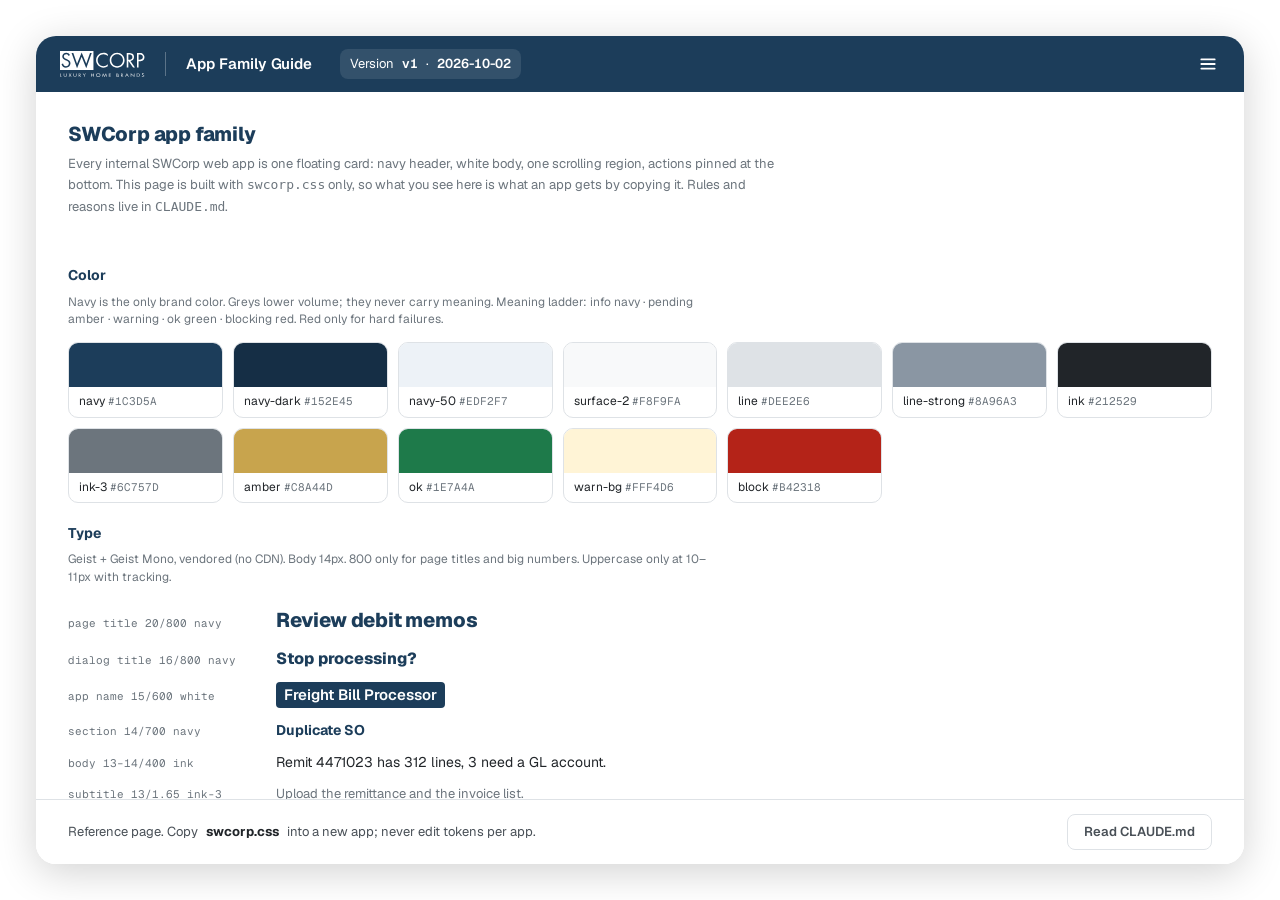
<file: swcorp-app-family/guide.html>
<!doctype html>
<html lang="en">
<head>
<meta charset="utf-8">
<meta name="viewport" content="width=device-width, initial-scale=1, viewport-fit=cover">
<title>SWCorp App Family</title>
<link rel="icon" href="assets/swcorp-favicon.svg" type="image/svg+xml">
<script>if (window.self !== window.top) document.documentElement.classList.add('embedded');</script>
<link rel="stylesheet" href="css/swcorp-tokens.css">
<link rel="stylesheet" href="css/swcorp.css">
<style>
  /* Guide-only helpers. Not part of the family stylesheet. */
  .g-sec { padding: 28px 0; border-bottom: 1px solid var(--line-soft); }
  .g-sec:last-of-type { border-bottom: 0; }
  .g-sec > p.hint { margin: 2px 0 14px; max-width: 80ch; }
  .g-row { display: flex; flex-wrap: wrap; gap: 10px; align-items: center; }
  .g-sw { display: grid; grid-template-columns: repeat(auto-fill, minmax(150px, 1fr)); gap: 10px; }
  .g-sw div { border: 1px solid var(--line); border-radius: var(--r-box); overflow: hidden; font-size: 12px; }
  .g-sw i { display: block; height: 44px; }
  .g-sw span { display: block; padding: 6px 10px; } .g-sw code { color: var(--ink-3); font: 11px var(--mono); }
  .g-type > div { display: flex; align-items: baseline; gap: 18px; padding: 6px 0; }
  .g-type code { width: 190px; flex: none; font: 11px var(--mono); color: var(--ink-3); }
  .g-mini { position: relative; height: 220px; border-radius: var(--r-box); overflow: hidden; border: 1px solid var(--line); }
  .g-toasts { position: static; align-items: flex-start; max-width: 460px; }
  .g-toasts .toast { animation: none; }
  .g-toasts .toast-timer { animation-play-state: paused; }
  .g-mini .completed { display: flex; }
  .tile .skel { width: 100%; }
  .g-tipcell { max-width: 220px; white-space: nowrap; overflow: hidden; text-overflow: ellipsis; }
  .g-foot { border: 1px solid var(--line); border-radius: var(--r-box); }
  .g-hdr { border-radius: var(--r-box); }
</style>
</head>
<body>
<a class="skip" href="#content">Skip to content</a>
<svg width="0" height="0" class="sprite" aria-hidden="true">
  <symbol id="i-check" viewBox="0 0 16 16"><path d="M3 8.5l3.2 3L13 4.5"/></symbol>
  <symbol id="i-okc" viewBox="0 0 16 16"><circle cx="8" cy="8" r="6.2"/><path d="M5.3 8.2l1.9 1.8 3.6-3.8"/></symbol>
  <symbol id="i-warn" viewBox="0 0 16 16"><path d="M8 2.2l6.3 11.1H1.7z"/><path d="M8 6.5v3"/><path d="M8 11.6v.1"/></symbol>
  <symbol id="i-block" viewBox="0 0 16 16"><circle cx="8" cy="8" r="6.2"/><path d="M5.6 5.6l4.8 4.8M10.4 5.6l-4.8 4.8"/></symbol>
  <symbol id="i-info" viewBox="0 0 16 16"><circle cx="8" cy="8" r="6.2"/><path d="M8 7.2v3.8M8 5v.1"/></symbol>
  <symbol id="i-settings" viewBox="0 0 16 16"><path d="M2.5 4.5h5.5M11 4.5h2.5M2.5 8h1.5M7 8h6.5M2.5 11.5h6.5M12 11.5h1.5"/><circle cx="9.5" cy="4.5" r="1.5"/><circle cx="5.5" cy="8" r="1.5"/><circle cx="10.5" cy="11.5" r="1.5"/></symbol>
  <symbol id="i-list" viewBox="0 0 16 16"><path d="M5.5 4h8M5.5 8h8M5.5 12h8M2.5 4h.1M2.5 8h.1M2.5 12h.1"/></symbol>
  <symbol id="i-search" viewBox="0 0 16 16"><circle cx="7" cy="7" r="4.5"/><path d="M10.5 10.5L14 14"/></symbol>
  <symbol id="i-x" viewBox="0 0 16 16"><path d="M4.5 4.5l7 7M11.5 4.5l-7 7"/></symbol>
  <symbol id="i-file" viewBox="0 0 16 16"><path d="M4 1.8h5l3 3v9.4H4z"/><path d="M9 1.8v3h3"/></symbol>
  <symbol id="i-upload" viewBox="0 0 16 16"><path d="M8 10.5V2.5M4.8 5.6L8 2.4l3.2 3.2"/><path d="M2.5 10.5v3h11v-3"/></symbol>
  <symbol id="i-play" viewBox="0 0 16 16"><path d="M5 3.2l7.5 4.8L5 12.8z"/></symbol>
  <symbol id="i-refresh" viewBox="0 0 16 16"><path d="M13.2 6.5A5.3 5.3 0 0 0 3.4 5"/><path d="M2.8 9.5a5.3 5.3 0 0 0 9.8 1.5"/><path d="M3.2 2.4V5h2.6M12.8 13.6V11h-2.6"/></symbol>
  <symbol id="i-trash" viewBox="0 0 16 16"><path d="M3 4.5h10M6.5 4.5V3h3v1.5M4.5 4.5l.6 9h5.8l.6-9"/></symbol>
  <symbol id="i-arrow" viewBox="0 0 16 16"><path d="M3 8h9.5M9 4.5L12.5 8 9 11.5"/></symbol>
</svg>

<div class="app-frame">
  <header class="header">
    <a class="header-home" href="#content" aria-label="SWCorp, go to the top of the guide"><img class="header-logo-img" src="assets/swcorp-logo-white.svg" alt=""></a>
    <span class="header-sep" aria-hidden="true"></span>
    <span class="header-title">App Family Guide</span>
    <span class="run-chip">Version <b>v1</b> · <b>2026-10-02</b></span>
    <span class="header-grow"></span>
    <button class="menu-toggle" id="menu-toggle" type="button" aria-label="Open menu" aria-expanded="false" aria-controls="side-menu">
      <svg viewBox="0 0 24 24" aria-hidden="true"><path class="l1"/><path class="l2"/><path class="l3"/></svg>
    </button>
  </header>
  <div class="menu-scrim" id="menu-scrim"></div>
  <nav class="side-menu" id="side-menu" aria-label="Menu" inert>
    <div class="menu-body">
      <span class="menu-glide" aria-hidden="true"></span>
      <ul class="menu-list">
        <li class="menu-anim" style="--i:0"><a class="menu-item" href="#tokens"><span class="menu-ic"><svg class="i"><use href="#i-list"/></svg></span><span class="menu-t">Tokens<small>Color and type</small></span></a></li>
        <li class="menu-anim" style="--i:1"><a class="menu-item" href="#components" aria-current="page"><span class="menu-ic"><svg class="i"><use href="#i-settings"/></svg></span><span class="menu-t">Components<small>Everything an app is built from</small></span></a></li>
        <li class="menu-anim" style="--i:2"><a class="menu-item" href="CLAUDE.md"><span class="menu-ic"><svg class="i"><use href="#i-file"/></svg></span><span class="menu-t">CLAUDE.md<small>Rules and decisions</small></span><svg class="menu-ext" viewBox="0 0 16 16" aria-hidden="true"><path d="M6 3h7v7M13 3L5 11"/></svg></a></li>
        </ul>
    </div>
  </nav>

  <div class="app-body">
  <div id="content" class="content" tabindex="-1">
    <main class="main">
      <div class="titlebar">
        <div>
          <h2>SWCorp app family</h2>
          <p>Every internal SWCorp web app is one floating card: navy header, white body, one scrolling region, actions pinned at the bottom. This page is built with <code>swcorp.css</code> only, so what you see here is what an app gets by copying it. Rules and reasons live in <code>CLAUDE.md</code>.</p>
        </div>
      </div>

      <!-- ===================================================== tokens -->
      <section class="g-sec" id="tokens">
        <h3 class="section-title">Color</h3>
        <p class="hint">Navy is the only brand color. Greys lower volume; they never carry meaning. Meaning ladder: info navy · pending amber · warning · ok green · blocking red. Red only for hard failures.</p>
        <div class="g-sw">
          <div><i style="background:var(--navy)"></i><span>navy <code>#1C3D5A</code></span></div>
          <div><i style="background:var(--navy-dark)"></i><span>navy-dark <code>#152E45</code></span></div>
          <div><i style="background:var(--navy-50)"></i><span>navy-50 <code>#EDF2F7</code></span></div>
          <div><i style="background:var(--surface-2)"></i><span>surface-2 <code>#F8F9FA</code></span></div>
          <div><i style="background:var(--line)"></i><span>line <code>#DEE2E6</code></span></div>
          <div><i style="background:var(--line-strong)"></i><span>line-strong <code>#8A96A3</code></span></div>
          <div><i style="background:var(--ink)"></i><span>ink <code>#212529</code></span></div>
          <div><i style="background:var(--ink-3)"></i><span>ink-3 <code>#6C757D</code></span></div>
          <div><i style="background:var(--amber)"></i><span>amber <code>#C8A44D</code></span></div>
          <div><i style="background:var(--ok)"></i><span>ok <code>#1E7A4A</code></span></div>
          <div><i style="background:var(--warn-bg)"></i><span>warn-bg <code>#FFF4D6</code></span></div>
          <div><i style="background:var(--block)"></i><span>block <code>#B42318</code></span></div>
        </div>

        <h3 class="section-title">Type</h3>
        <p class="hint">Geist + Geist Mono, vendored (no CDN). Body 14px. 800 only for page titles and big numbers. Uppercase only at 10–11px with tracking.</p>
        <div class="g-type">
          <div><code>page title 20/800 navy</code><span style="font-size:20px;font-weight:800;color:var(--navy);letter-spacing:-.01em">Review debit memos</span></div>
          <div><code>dialog title 16/800 navy</code><span style="font-size:16px;font-weight:800;color:var(--navy)">Stop processing?</span></div>
          <div><code>app name 15/600 white</code><span style="font-size:15px;font-weight:600;background:var(--navy);color:#fff;padding:2px 8px;border-radius:4px">Freight Bill Processor</span></div>
          <div><code>section 14/700 navy</code><span style="font-size:14px;font-weight:700;color:var(--navy)">Duplicate SO</span></div>
          <div><code>body 13–14/400 ink</code><span>Remit 4471023 has 312 lines, 3 need a GL account.</span></div>
          <div><code>subtitle 13/1.65 ink-3</code><span class="muted" style="font-size:13px">Upload the remittance and the invoice list.</span></div>
          <div><code>label 10/700 upper</code><span class="label">Payment amount</span></div>
          <div><code>figures tabular-nums</code><span class="mono">$ 22,875.85 · 9-367-42833</span></div>
        </div>
      </section>

      <!-- ===================================================== components -->
      <section class="g-sec" id="components">
        <h3 class="section-title">Header</h3>
        <p class="hint">.header-home (white logo 26px, goes to the main screen) · .header-sep · .header-title · optional .run-chip · .header-grow · the menu button, alone in the right corner. Views and links live in the side menu, one list (try the button at the top of this page). Inside Acumatica only logo + menu, plus the pop-out bubble. The header never scrolls.</p>
        <header class="header g-hdr">
          <span class="header-home"><img class="header-logo-img" src="assets/swcorp-logo-white.svg" alt="SWCorp"></span>
          <span class="header-sep" aria-hidden="true"></span>
          <span class="header-title">Freight Bill Processor</span>
          <span class="header-grow"></span>
          <span class="menu-toggle" aria-hidden="true"><svg viewBox="0 0 24 24"><path class="l1"/><path class="l2"/><path class="l3"/></svg></span>
        </header>
      </section>

      <section class="g-sec">
        <h3 class="section-title">Buttons</h3>
        <p class="hint">36px tall, radius 8, 13/600. One primary per screen. Press scales to .97.</p>
        <div class="g-row">
          <button class="btn primary"><svg class="i"><use href="#i-play"/></svg>Process</button>
          <button class="btn sec"><svg class="i"><use href="#i-refresh"/></svg>Refresh</button>
          <button class="btn danger"><svg class="i"><use href="#i-trash"/></svg>Remove</button>
          <button class="btn primary" aria-busy="true"><span class="spin"></span>Processing…</button>
          <button class="btn primary" disabled>Disabled</button>
          <button class="btn sec small">Small</button>
          <button class="linkbtn">Text link</button>
        </div>
      </section>

      <section class="g-sec">
        <h3 class="section-title">Forms</h3>
        <div class="form-grid">
          <div class="field"><label for="f1">Check number</label><input id="f1" value="4471023"><div class="hint">From the remittance header.</div></div>
          <div class="field"><label for="f2">Carrier</label><select id="f2"><option>FedEx</option><option>UPS</option></select></div>
          <div class="field"><label for="f3">GL account</label><input id="f3" aria-invalid="true" value="64009"><div class="hint c-block">Unknown account.</div></div>
        </div>
        <div class="toolbar">
          <div class="tabs" role="tablist">
            <button class="tab" role="tab" aria-selected="true">All <span class="c">312</span></button>
            <button class="tab" role="tab" aria-selected="false">Matched <span class="c">298</span></button>
            <button class="tab" role="tab" aria-selected="false">Needs GL <span class="c">3</span></button>
          </div>
          <div class="chips">
            <button class="chip" aria-pressed="true"><svg class="i c-warn"><use href="#i-warn"/></svg>Warnings <b>11</b></button>
            <button class="chip" aria-pressed="false">Excluded <b>2</b></button>
          </div>
          <label class="search tuck" id="g-tuck"><svg class="i"><use href="#i-search"/></svg><input aria-label="Search DM#, PO, SO" placeholder="Search DM#, PO, SO"><button type="button" class="search-x" aria-label="Clear search" hidden><svg class="i"><use href="#i-x"/></svg></button></label>
        </div>
        <div class="g-row"><label class="cbx"><input type="checkbox" checked aria-label="Include"><svg viewBox="0 0 18 18"><path d="M5 9.2l2.6 2.4L13 6.2"/></svg></label><span>Include in credit memo</span></div>
      </section>

      <section class="g-sec">
        <h3 class="section-title">Status</h3>
        <div class="g-row">
          <span class="badge ok"><svg class="i"><use href="#i-okc"/></svg>Matched</span>
          <span class="badge warn"><svg class="i"><use href="#i-warn"/></svg>Needs GL</span>
          <span class="badge block"><svg class="i"><use href="#i-block"/></svg>Blocking</span>
          <span class="badge off">Excluded</span>
          <span class="tag">DM151524</span>
        </div>
        <div class="notice"><svg class="i"><use href="#i-info"/></svg><span>Info: OData snapshot from 09:42. Refresh takes about 75 seconds.</span></div>
        <div class="notice warn"><svg class="i"><use href="#i-warn"/></svg><span><b>Missing input.</b> Upload the invoice list to continue. Not an error.</span></div>
        <div class="notice error"><svg class="i"><use href="#i-block"/></svg><span>The file is not a FedEx invoice PDF.</span></div>
        <div class="notice ok"><svg class="i"><use href="#i-okc"/></svg><span>All 312 lines matched.</span></div>
      </section>

      <section class="g-sec">
        <h3 class="section-title">Panels and upload</h3>
        <div class="tiles">
          <div class="tile ok"><h3><svg class="i"><use href="#i-okc"/></svg>Remittance</h3><div class="meta">Lowes Win-Denied Disputes 4.xlsm · 312 lines</div></div>
          <label class="drop"><input type="file"><svg class="i"><use href="#i-upload"/></svg>Drop the invoice list or <b>browse</b><div class="hint">.xlsx up to 50 MB</div></label>
        </div>
      </section>

      <section class="g-sec">
        <h3 class="section-title">Input pills</h3>
        <p class="hint">One per file or source, under the drop zone. 70px tall, 24px ring, 10px source over 11px detail. The detail links to where the file comes from whenever possible (hover underlines). States: rest (= pending, no extra colour) · loading · done · failed. A loaded file that is not used yet shows a × on hover to take it back; the check retracts.</p>
        <ul class="slots flex">
          <li class="slot"><span class="slot-mark"><svg viewBox="0 0 24 24"><path d="M7.5 12.4l3 2.9 6-6.3"/></svg></span><span class="slot-text"><span class="slot-top">Excel</span><a class="slot-main" href="#" target="_blank" rel="noopener">Carrier Import File</a></span></li>
          <li class="slot"><span class="slot-mark"><svg viewBox="0 0 24 24"><path d="M7.5 12.4l3 2.9 6-6.3"/></svg></span><span class="slot-text"><span class="slot-top">Priority 1</span><a class="slot-main" href="#" target="_blank" rel="noopener">Customer Invoices</a></span></li>
          <li class="slot loading"><span class="slot-mark"><svg viewBox="0 0 24 24"><path d="M7.5 12.4l3 2.9 6-6.3"/></svg></span><span class="slot-text"><span class="slot-top">Acumatica</span><a class="slot-main" href="#" target="_blank" rel="noopener">ShipmentsSubAc - JJ</a></span></li>
        </ul>
        <ul class="slots flex" style="margin-top:12px">
          <li class="slot done"><span class="slot-mark"><svg viewBox="0 0 24 24"><path d="M7.5 12.4l3 2.9 6-6.3"/></svg></span><span class="slot-text"><span class="slot-top">PaceJet</span><a class="slot-main" href="#" target="_blank" rel="noopener">BulkExport</a></span><button type="button" class="slot-x" aria-label="Remove PaceJet export"><svg viewBox="0 0 16 16"><path d="M4.5 4.5l7 7M11.5 4.5l-7 7"/></svg></button></li>
          <li class="slot done"><span class="slot-mark"><svg viewBox="0 0 24 24"><path d="M7.5 12.4l3 2.9 6-6.3"/></svg></span><span class="slot-text"><span class="slot-top">FedEx</span><span class="slot-main">Ground Invoice</span></span></li>
          <li class="slot failed"><span class="slot-mark"><svg class="x" viewBox="0 0 24 24"><path d="M8.5 8.5l7 7M15.5 8.5l-7 7"/></svg></span><span class="slot-text"><span class="slot-top">Acumatica</span><span class="slot-main">Could not reach Acumatica</span></span></li>
        </ul>
      </section>

      <section class="g-sec">
        <h3 class="section-title">Table</h3>
        <p class="hint">Navy header, 10px uppercase centered titles that wrap, 38px rows, tabular figures, row tint for state. Thousands of rows: Tabulator with the same look, paged/filtered on the server. A cell cut off with "…" shows its full value in the app's own card on hover or keyboard focus (first cell); never title="".</p>
        <div class="grid-wrap">
          <table class="grid">
            <thead><tr><th>DM#</th><th>PO</th><th>Status</th><th>Amount</th></tr></thead>
            <tbody>
              <tr><td class="mono"><div class="g-tipcell" tabindex="0" data-tip="DM151524 · Lowe's store 1803 · Return to vendor, damaged in transit (photos attached)">DM151524 · Lowe's store 1803 · Return to vendor, damaged in transit (photos attached)</div></td><td class="mono">82714433</td><td><span class="badge ok"><svg class="i"><use href="#i-okc"/></svg>Matched</span></td><td><span class="acct"><i>$</i><span>1,204.10</span></span></td></tr>
              <tr class="warn"><td class="mono">DM151662</td><td class="mono">82714501</td><td><span class="badge warn"><svg class="i"><use href="#i-warn"/></svg>Needs GL</span></td><td><span class="acct"><i>$</i><span>(318.00)</span></span></td></tr>
              <tr aria-selected="true"><td class="mono">DM153377</td><td class="mono">82715020</td><td><span class="badge ok"><svg class="i"><use href="#i-okc"/></svg>Matched</span></td><td><span class="acct"><i>$</i><span>96.45</span></span></td></tr>
              <tr class="block"><td class="mono">DM154034</td><td class="mono">—</td><td><span class="badge block"><svg class="i"><use href="#i-block"/></svg>No SO</span></td><td><span class="acct"><i>$</i><span>2,010.00</span></span></td></tr>
            </tbody>
            <tfoot><tr><td colspan="3">Total</td><td><span class="acct"><i>$</i><span>2,992.55</span></span></td></tr></tfoot>
          </table>
        </div>
      </section>

      <section class="g-sec">
        <h3 class="section-title">Empty, loading, processing, completed</h3>
        <div class="tiles">
          <div class="tile"><div class="empty"><svg class="i"><use href="#i-file"/></svg><b>No invoices yet</b>Upload a FedEx PDF to start.</div></div>
          <div class="tile" style="justify-content:center;align-items:center"><div class="skel"><i></i><i></i><i></i></div></div>
          <div class="g-mini"><div class="proc-screen show"><div class="loader-shape"></div><div class="process-text">Reading invoices…</div></div></div>
          <div class="g-mini"><div class="completed show" role="status"><div class="completed-ring"><div class="completed-dot"><svg viewBox="0 0 24 24" aria-hidden="true"><polyline points="20 6 9 17 4 12"/></svg></div></div><div class="completed-title">Order Completed</div><div class="completed-ref">SO123456</div></div></div>
        </div>
      </section>

      <section class="g-sec">
        <h3 class="section-title">Toasts and dialog</h3>
        <p class="hint">Every floating message is a toast in one stack (.toast-stack), bottom-right, top on phones. One card for all: 3px edge by meaning — info navy, .warn amber (wrong file, something still missing), .error red (hard failures only), .ok green. Every toast leaves after 6s; the line along its foot shows the time left and pauses on hover, focus or a hidden tab. A pending action ("Additional Files Required") also leaves as soon as it is done. Never top-centre, never a bar inside the screen. Dialog: native &lt;dialog&gt;, blurred navy backdrop, springy entrance.</p>
        <div class="toast-stack g-toasts">
          <div class="toast"><svg class="toast-icon"><use href="#i-info"/></svg><div class="toast-body"><div class="toast-title">Sync Started</div><div class="toast-detail">Acumatica is refreshing the inventory map.</div></div><button class="toast-x" aria-label="Dismiss"><svg viewBox="0 0 16 16"><path d="M4.5 4.5l7 7M11.5 4.5l-7 7"/></svg></button><i class="toast-timer" aria-hidden="true"></i></div>
          <div class="toast ok"><svg class="toast-icon"><use href="#i-okc"/></svg><div class="toast-body"><div class="toast-title">Changes Saved</div><div class="toast-detail">Setup updated.</div></div><button class="toast-x" aria-label="Dismiss"><svg viewBox="0 0 16 16"><path d="M4.5 4.5l7 7M11.5 4.5l-7 7"/></svg></button><i class="toast-timer" aria-hidden="true"></i></div>
          <div class="toast warn"><svg class="toast-icon"><use href="#i-warn"/></svg><div class="toast-body"><div class="toast-title">Additional Files Required</div><div class="toast-detail">Upload the Priority 1 Pending Invoices and PaceJet BulkExport files.</div></div><button class="toast-x" aria-label="Dismiss"><svg viewBox="0 0 16 16"><path d="M4.5 4.5l7 7M11.5 4.5l-7 7"/></svg></button><i class="toast-timer" aria-hidden="true"></i></div>
          <div class="toast error"><svg class="toast-icon"><use href="#i-block"/></svg><div class="toast-body"><div class="toast-title">Acumatica Not Connected</div><div class="toast-detail">The OData endpoint timed out.</div></div><button class="toast-x" aria-label="Dismiss"><svg viewBox="0 0 16 16"><path d="M4.5 4.5l7 7M11.5 4.5l-7 7"/></svg></button><i class="toast-timer" aria-hidden="true"></i></div>
        </div>
        <div class="g-row" style="margin-top:14px">
          <button class="btn sec" id="open-dlg">Open dialog</button>
          <button class="btn sec" id="open-toast">Show toast</button>
        </div>
      </section>

      <section class="g-sec">
        <h3 class="section-title">Footer bar</h3>
        <div class="foot g-foot"><div class="msg"><svg class="i c-warn"><use href="#i-warn"/></svg><span><b>3</b> lines need a GL account.</span></div><span class="grow"></span><span class="total">Total <b>$ 2,992.55</b></span><button class="btn primary">Build CM<svg class="i"><use href="#i-arrow"/></svg></button></div>
        <div class="foot done g-foot" style="margin-top:10px"><div class="msg"><svg class="i"><use href="#i-okc"/></svg><span>Ready to export.</span></div><span class="grow"></span><button class="btn primary">Download</button></div>
      </section>
      <div class="spacer"></div>
    </main>
    <footer class="foot"><div class="msg">Reference page. Copy <b style="color:var(--ink)">swcorp.css</b> into a new app; never edit tokens per app.</div><span class="grow"></span><a class="btn sec" href="CLAUDE.md">Read CLAUDE.md</a></footer>
  </div>
  </div>
</div>
<a class="pop-out" href="guide.html" target="_blank" rel="noopener" aria-label="Open the guide in a new tab"><svg viewBox="0 0 16 16" aria-hidden="true"><path d="M9.5 2.5h4v4M13.5 2.5L8 8"/><path d="M12 9.5v3a1 1 0 0 1-1 1H3.5a1 1 0 0 1-1-1V5a1 1 0 0 1 1-1h3"/></svg></a>

<dialog class="dialog" id="dlg">
  <h3>Stop processing?</h3>
  <p>The invoices read so far are kept. You can start again from the same files.</p>
  <div class="dialog-actions"><button class="btn sec" data-close>Keep going</button><button class="btn primary" data-close>Stop</button></div>
</dialog>
<div class="toast-stack" id="flash" aria-live="polite"></div>
<div class="hover-tip" id="hover-tip" aria-hidden="true"></div>

<script>
  // Side menu (same behaviour as the apps): circle out of the button, Esc /
  // click outside / pick closes, focus returns to the button.
  const menuBtn = document.getElementById('menu-toggle'), menu = document.getElementById('side-menu'), scrim = document.getElementById('menu-scrim');
  // Circle centred on the button, measured; radius to the panel's far corner.
  function placeCircle() {
    const r = menu.getBoundingClientRect(), b = menuBtn.getBoundingClientRect();
    const cx = b.left + b.width / 2 - r.left, cy = b.top + b.height / 2 - r.top;
    menu.style.setProperty('--cx', cx + 'px'); menu.style.setProperty('--cy', cy + 'px');
    menu.style.setProperty('--menu-r', Math.ceil(Math.hypot(cx, r.height - cy)) + 2 + 'px');
  }
  placeCircle(); addEventListener('resize', placeCircle);
  function setMenu(open) {
    if (open === menu.classList.contains('open')) return;
    if (open) placeCircle();
    menu.classList.toggle('open', open); scrim.classList.toggle('open', open);
    document.body.classList.toggle('menu-open', open); menu.inert = !open;
    menuBtn.setAttribute('aria-expanded', String(open)); menuBtn.setAttribute('aria-label', open ? 'Close menu' : 'Open menu');
    if (open) (menu.querySelector('[aria-current]') || menu.querySelector('.menu-item')).focus({ preventScroll: true });
    else if (menu.contains(document.activeElement)) menuBtn.focus();
  }
  menuBtn.onclick = () => setMenu(!menu.classList.contains('open'));
  scrim.onclick = () => setMenu(false);
  menu.querySelectorAll('.menu-item').forEach(a => a.addEventListener('click', () => setMenu(false)));
  document.addEventListener('keydown', e => { if (e.key === 'Escape') setMenu(false); });
  const dlg = document.getElementById('dlg');
  document.getElementById('open-dlg').onclick = () => dlg.showModal();
  dlg.querySelectorAll('[data-close]').forEach(b => b.onclick = () => {
    dlg.classList.add('closing');
    setTimeout(() => { dlg.classList.remove('closing'); dlg.close(); }, 140);
  });
  // Toast: the timer line's animationend dismisses it; a hidden tab pauses it.
  addEventListener('visibilitychange', () => document.documentElement.classList.toggle('tab-hidden', document.hidden));
  document.getElementById('open-toast').onclick = () => {
    const t = document.createElement('div');
    t.className = 'toast ok';
    t.innerHTML = '<svg class="toast-icon"><use href="#i-okc"/></svg><div class="toast-body"><div class="toast-title">312 Lines Processed</div><div class="toast-detail">Ready to export.</div></div><button class="toast-x" aria-label="Dismiss"><svg viewBox="0 0 16 16"><path d="M4.5 4.5l7 7M11.5 4.5l-7 7"/></svg></button><i class="toast-timer" aria-hidden="true"></i>';
    const leave = () => { t.classList.add('leaving'); setTimeout(() => t.remove(), 180); };
    t.querySelector('.toast-timer').onanimationend = leave;
    t.querySelector('.toast-x').onclick = leave;
    document.getElementById('flash').append(t);
  };
  // Tucked search: opens on hover/focus, stays open with text, × empties and closes it.
  const tuck = document.getElementById('g-tuck'), tuckIn = tuck.querySelector('input'), tuckX = tuck.querySelector('.search-x');
  tuckIn.oninput = () => { tuck.classList.toggle('has-q', !!tuckIn.value); tuckX.hidden = !tuckIn.value; };
  tuckIn.onkeydown = e => { if (e.key === 'Escape') { tuckIn.value = ''; tuckIn.oninput(); } };
  tuckX.onclick = () => { tuckIn.value = ''; tuckIn.oninput(); tuck.classList.add('shut'); tuckIn.blur(); };
  tuck.onpointerleave = () => tuck.classList.remove('shut');
  // Hover tip: one card, by delegation, only when the cell is clipped.
  const tip = document.getElementById('hover-tip'); let tipCell = null;
  const showTip = el => { if (el.scrollWidth <= el.clientWidth + 1) return; tipCell = el; tip.textContent = el.dataset.tip; tip.classList.add('visible');
    const b = el.getBoundingClientRect(), c = tip.getBoundingClientRect(); let top = b.top - c.height - 8; if (top < 8) top = b.bottom + 8;
    tip.style.left = Math.max(8, Math.min(b.left, innerWidth - c.width - 8)) + 'px'; tip.style.top = top + 'px'; };
  const hideTip = () => { tipCell = null; tip.classList.remove('visible'); };
  document.addEventListener('mouseover', e => { const el = e.target.closest && e.target.closest('[data-tip]'); el ? showTip(el) : hideTip(); });
  document.addEventListener('focusin', e => e.target.matches('[data-tip]') ? showTip(e.target) : hideTip());
  document.addEventListener('keydown', e => { if (e.key === 'Escape') hideTip(); });
  // Tab scrolls the cell into view: a focused cell keeps its card, moved with it.
  addEventListener('scroll', () => tipCell && tipCell === document.activeElement ? showTip(tipCell) : hideTip(), true);
</script>
</body>
</html>
</file>
<file: swcorp-app-family/css/swcorp-tokens.css>
/* SWCorp app family — tokens (fonts + colors, shape, type, motion, depth).
   Copy verbatim to <app>/static/css/ with fonts in <app>/static/fonts/.
   Load FIRST, before swcorp.css and the app's app.css. Never redefine these per app:
   change them here and propagate. Rules: ../CLAUDE.md. */

@font-face { font-family: "Geist"; src: url("../fonts/Geist-Variable.woff2") format("woff2"); font-weight: 100 900; font-style: normal; font-display: swap; }
@font-face { font-family: "Geist Mono"; src: url("../fonts/GeistMono-Variable.woff2") format("woff2"); font-weight: 100 900; font-style: normal; font-display: swap; }

/* ---------------------------------------------------------------- tokens */
:root {
  /* Brand */
  --navy: #1C3D5A; --navy-dark: #152E45; --navy-50: #EDF2F7; --navy-100: #DCE6EF;
  /* Surfaces */
  --white: #FFFFFF; --ground: #FFFFFF;
  --surface: #FFFFFF; --surface-2: #F8F9FA; --surface-3: #F1F3F5;
  /* Lines. --line-strong keeps inputs at 3:1 against white (WCAG 1.4.11). */
  --line: #DEE2E6; --line-soft: #F1F3F5; --line-mid: #CED4DA; --line-strong: #8A96A3;
  /* Text */
  --ink: #212529; --ink-2: #495057; --ink-3: #6C757D;
  /* Semantics: info navy · pending amber · warning · ok · blocking red */
  --ok: #1E7A4A; --ok-bg: #E8F5EE; --ok-line: #9BCFB2;
  --warn: #8A5A00; --warn-bg: #FFF4D6; --warn-bg-h: #FDEDC0; --warn-line: #E9C46A;
  --block: #B42318; --block-bg: #FDECEA; --block-line: #F1B3AD;
  --amber: #C8A44D; --amber-stroke: #A8873A;
  /* Source tags (Rebate Validation inventory map, MatchType). AlternateID/Xref are tints of
     #33CCFF, Xref deeper (it carries a confirmed Lowe's Item Number); text keeps 4.5:1 on its tint. */
  --match-alt-bg: #D9F5FF; --match-alt-text: #07698C; --match-xref-bg: #B3EBFF; --match-xref-text: #055A78;
  --match-stock-unconf-bg: #F2F6FA; --match-stock-unconf-text: #3F5F7D; --match-manual-bg: #FFF1CC; --match-manual-text: #8A5A00;
  /* Focus */
  --focus: #1C3D5A; --ring: 0 0 0 3px rgba(28,61,90,.12); --ring-strong: 0 0 0 3px rgba(28,61,90,.25);
  /* Shape */
  --r-window: 20px; --r-dialog: 14px; --r-box: 10px; --r-ctl: 8px; --r-tag: 4px;
  --h-hdr: 56px; --h-ctl: 36px; --h-ctl-sm: 30px; --row: 38px;
  /* Type */
  --font: "Geist", "Segoe UI", system-ui, -apple-system, sans-serif;
  --mono: "Geist Mono", Consolas, ui-monospace, monospace;
  /* Motion */
  --ease-out: cubic-bezier(0.23, 1, 0.32, 1);
  --ease-overshoot: cubic-bezier(0.34, 1.56, 0.64, 1);
  --ease-settle: cubic-bezier(0.22, 1, 0.36, 1);
  /* On-screen movement (layout morphs): starts gently, a full-speed start reads as a jump. */
  --ease-in-out: cubic-bezier(0.45, 0, 0.2, 1);
  /* Durations (Emil Kowalski's scale): press 100-160 · small UI 150-250 ·
     screens 200-300 · exits faster than entries. Celebrations may run longer. */
  --dur-press: 160ms; --dur-exit: 180ms; --dur-enter: 260ms; --dur-toast: 320ms; --dur-morph: 350ms;
  /* Depth */
  --shadow-window: 0 8px 40px rgba(0,0,0,.18);
  --shadow-pop: 0 4px 14px rgba(21,46,69,.10), 0 1px 3px rgba(21,46,69,.08);
  --shadow-card: 0 12px 28px rgba(15,30,45,.14), 0 1px 3px rgba(21,46,69,.08);
  --shadow-dialog: 0 20px 50px rgba(21,46,69,.25), 0 2px 6px rgba(21,46,69,.08);
  --z-pop: 6; --z-overlay: 20; --z-toast: 50; --z-dialog: 100;
}
</file>
<file: swcorp-app-family/css/swcorp.css>
/* SWCorp app family — base stylesheet (v1, 2026-10-02).
   Shared by Freight Bill, Amazon Returns, ScanShip and Rebate Validation (same
   class names: .app-frame, .header, .side-menu, .pop-out, .toast-stack), with
   the page layout (.content/.main/.foot), forms, slots and tables from Lowe's
   Invoice Reconciler. Load order: swcorp-tokens.css → swcorp.css → app.css
   (app-specific rules only). Do not edit tokens or these rules per app: change
   them here and propagate. Rules and the reasons behind them: CLAUDE.md. */

/* ---------------------------------------------------------------- reset */
*, *::before, *::after { box-sizing: border-box; margin: 0; padding: 0; }
:root {
  /* Safe area (notch, home bar): needs viewport-fit=cover in the meta viewport. */
  --sat: env(safe-area-inset-top, 0px); --sab: env(safe-area-inset-bottom, 0px);
  --sal: env(safe-area-inset-left, 0px); --sar: env(safe-area-inset-right, 0px);
}
html, body { height: 100dvh; }
html { overflow: hidden; }
body {
  font: 14px/1.45 var(--font); color: var(--ink); background: var(--ground); font-optical-sizing: auto; -webkit-font-smoothing: antialiased;
  display: flex; flex-direction: column; overflow: hidden;
  padding: var(--sat) var(--sar) var(--sab) var(--sal);
  -webkit-tap-highlight-color: transparent; -webkit-text-size-adjust: 100%;
}
::selection { background: var(--navy-100); color: var(--ink); }
:focus-visible { outline: 2px solid var(--focus); outline-offset: 2px; border-radius: 4px; }
button, input, select, textarea { font: inherit; color: inherit; }
button { background: none; border: 0; cursor: pointer; }
a { color: var(--focus); text-underline-offset: 2px; }
svg.i { width: 16px; height: 16px; flex: none; stroke: currentColor; fill: none; stroke-width: 1.8; stroke-linecap: round; stroke-linejoin: round; }
.sprite { position: absolute; }
[hidden] { display: none !important; }
.vh { position: absolute; width: 1px; height: 1px; overflow: hidden; clip: rect(0 0 0 0); white-space: nowrap; }
.mono { font-variant-numeric: tabular-nums; }
.num { text-align: right; font-variant-numeric: tabular-nums; }
.muted { color: var(--ink-3); }
.hint { font-size: 12px; color: var(--ink-3); }
.c-ok { color: var(--ok); } .c-warn { color: var(--warn); } .c-block { color: var(--block); }
/* Accounting: "$" pinned left, figure right, negatives in (). */
.acct { display: flex; justify-content: space-between; align-items: baseline; gap: .5em; width: 100%; font-variant-numeric: tabular-nums; }
.acct > i { font-style: normal; color: var(--ink-3); font-weight: 400; }

.skip { position: absolute; left: 12px; top: -60px; z-index: var(--z-dialog); padding: 8px 14px; border-radius: var(--r-ctl); background: var(--navy); color: #fff; font-weight: 600; text-decoration: none; transition: top .15s ease; }
.skip:focus { top: 12px; }

/* ---------------------------------------------------------------- window
   <body> > .app-frame (header, side menu, .app-body). Any viewport larger than
   1180 × 720 — a browser tab or Acumatica's iframe (about 1650×940 on 1080p) —
   shows a floating card centred on a white ground, filling the viewport minus
   a gap that scales with the screen, up to 1480×920 (the height subtracts the
   gap, or a short viewport cuts the card). Smaller (laptop iframe ~1100×630,
   tablet, phone): full-bleed, no radius, no shadow, and the frame stretches to
   the full height (body centres it only in card mode). */
.app-frame { flex: 1; min-height: 0; width: 100%; position: relative; display: flex; flex-direction: column; background: var(--surface); }
.app-body { flex: 1; min-height: 0; position: relative; display: flex; flex-direction: column; overflow: hidden; background: var(--surface); }
@media (min-width: 1181px) and (min-height: 721px) {
  body { --gap: clamp(20px, 4vmin, 48px); padding: var(--gap); align-items: center; justify-content: center; }
  .app-frame { width: min(1480px, 100%); height: min(920px, calc(100dvh - 2 * var(--gap))); flex: none;
    border-radius: var(--r-window); overflow: hidden; box-shadow: var(--shadow-window); }
}

/* ---------------------------------------------------------------- header
   Navy 56px: .header-home (logo, goes to the app's main screen) · .header-sep ·
   .header-title (app name) · (.run-chip) · .header-grow · .menu-toggle. The
   right corner holds only the menu button. No z-index here: the menu button
   stacks above the side menu, which covers this header when open. */
.header { position: relative; flex: none; display: flex; align-items: center; gap: 20px; height: var(--h-hdr); padding: 0 24px; background: var(--navy); color: #fff; }
.header :focus-visible { outline: 2px solid #fff; outline-offset: 2px; }
.header-home { flex: none; display: block; border-radius: 4px; transition: opacity .15s ease, transform var(--dur-press) var(--ease-out); }
.header-home:active { transform: scale(.97); }
@media (hover: hover) and (pointer: fine) { .header-home:hover { opacity: .85; } }
.header-logo-img { height: 26px; width: auto; display: block; flex: none; }
.header-sep { width: 1px; height: 24px; background: rgba(255,255,255,.28); flex: none; }
.header-title { font-size: 15px; font-weight: 600; letter-spacing: -.005em; color: #fff; min-width: 0; white-space: nowrap; overflow: hidden; text-overflow: ellipsis; }
.header-grow { flex: 1; }
/* Inside Acumatica (html.embedded) its screen title names the app: logo + menu only. */
html.embedded .header-sep, html.embedded .header-title { display: none; }
.run-chip { margin-left: 8px; display: flex; align-items: center; gap: 8px; padding: 6px 10px; border-radius: var(--r-ctl); background: rgba(255,255,255,.1); font-size: 13px; color: #fff; }
.run-chip b { font-weight: 600; font-variant-numeric: tabular-nums; }

/* ---------------------------------------------------------------- side menu
   motion.dev "variants" in CSS. .menu-toggle: three white lines, no disc at
   rest. .side-menu is a white panel the full height of the window (over the
   header), clipped to a circle of 0px centred on the button (JS measures
   --cx/--cy and --menu-r); opening grows it until it fills the panel (640ms
   drawer curve), the rows rise in 60ms apart, the top and bottom lines bend
   into an X (CSS d) and the middle one fades. Closing: rows drop at once,
   then the circle shrinks back (420ms, after 140ms). Picking an entry closes
   it fast (body.menu-quick) while the new screen comes in. JS toggles
   .open / body.menu-open / inert. Origin: Freight Bill Processor. */
.menu-toggle { position: relative; z-index: 41; flex: none; display: grid; place-items: center; width: 36px; height: 36px; margin-right: -6px; border-radius: 50%; color: #fff; -webkit-tap-highlight-color: transparent;
  transition: transform var(--dur-press) var(--ease-out), color 160ms ease 460ms; }   /* navy until the circle has shrunk away */
body.menu-open .menu-toggle { color: var(--navy); transition: transform var(--dur-press) var(--ease-out), color 120ms ease; }
.menu-toggle:active { transform: scale(.94); }
.menu-toggle svg { width: 20px; height: 20px; fill: none; stroke: currentColor; stroke-width: 2.2; stroke-linecap: round; overflow: visible; }
.menu-toggle .l1 { d: path("M4 6.5 L20 6.5"); }
.menu-toggle .l2 { d: path("M4 12 L20 12"); }
.menu-toggle .l3 { d: path("M4 17.5 L20 17.5"); }
.menu-toggle path { transition: d 320ms var(--ease-in-out), opacity 160ms ease; }
body.menu-open .menu-toggle .l1 { d: path("M6 18 L18 6"); }
body.menu-open .menu-toggle .l2 { opacity: 0; }
body.menu-open .menu-toggle .l3 { d: path("M6 6 L18 18"); }
body.menu-open .menu-toggle path { transition: d 320ms var(--ease-in-out), opacity 120ms ease; }
.menu-toggle:focus-visible { outline: 2px solid #fff; outline-offset: 3px; }
body.menu-open .menu-toggle:focus-visible { outline-color: var(--navy); }
.side-menu { --cx: calc(100% - 36px); --cy: 28px; position: absolute; top: 0; right: 0; bottom: 0; z-index: 40; width: min(320px, 100%); padding: 76px 14px 24px; overflow-y: auto;
  display: flex; flex-direction: column; background: var(--surface); clip-path: circle(0px at var(--cx) var(--cy));
  transition: clip-path 420ms var(--ease-in-out) 140ms; }
/* No shadow, and the scrim stops at the panel: anything translucent under the
   panel tints the window's rounded corner through the curve's soft edge. */
.side-menu.open { clip-path: circle(var(--menu-r, 1200px) at var(--cx) var(--cy)); transition: clip-path 640ms cubic-bezier(.32, .72, 0, 1); }
body.menu-quick .side-menu { transition: clip-path 220ms var(--ease-out); }
body.menu-quick .menu-anim { transition: opacity 80ms ease; transition-delay: 0ms; }
body.menu-quick .menu-scrim { transition: opacity 160ms ease, visibility 0s linear 160ms; }
body.menu-quick .menu-toggle { transition: transform var(--dur-press) var(--ease-out), color 120ms ease 120ms; }
.menu-scrim { position: absolute; top: 0; left: 0; bottom: 0; right: min(320px, 100%); z-index: 39; background: rgba(21,46,69,.18); opacity: 0; visibility: hidden; transition: opacity 240ms ease, visibility 0s linear 240ms; }
.menu-scrim.open { opacity: 1; visibility: visible; transition: opacity 240ms ease, visibility 0s; }
.menu-anim { opacity: 0; transform: translateY(24px); transition: opacity 120ms ease, transform 160ms var(--ease-out); }
.side-menu.open .menu-anim { opacity: 1; transform: none; transition: opacity 320ms var(--ease-out), transform 420ms var(--ease-out); transition-delay: calc(180ms + var(--i, 0) * 60ms); }
/* One list, entries centred in the panel's free height (views first, external
   links after, with ↗); a single soft highlight glides to the entry under the
   mouse (JS sets its translateY and height). */
.menu-body { position: relative; margin: auto 0; }
.menu-glide { position: absolute; left: 0; right: 0; top: 0; height: 0; border-radius: var(--r-box); background: var(--surface-2); opacity: 0; pointer-events: none;
  transition: transform 240ms var(--ease-out), opacity 160ms ease; }
.menu-glide.on { opacity: 1; }
.menu-list { list-style: none; display: flex; flex-direction: column; gap: 2px; }
.menu-item { position: relative; display: flex; align-items: center; gap: 12px; width: 100%; padding: 9px 10px; border: 0; border-radius: var(--r-box); background: none;
  font: inherit; text-align: left; text-decoration: none; color: var(--ink); cursor: pointer;
  transition: background-color .15s ease, transform var(--dur-press) var(--ease-out); }
.menu-item:active { transform: scale(.98); }
.menu-item:focus-visible { outline: 2px solid var(--navy); outline-offset: -2px; }
/* Each entry shows its destination's own mark (app icon, SharePoint, ...),
   painted navy through a mask (one colour); the current view inverts it. */
.menu-ic { flex: none; display: grid; place-items: center; width: 34px; height: 34px; border: 1.5px solid var(--line); border-radius: 9px; background: var(--surface); color: var(--navy);
  transition: background-color .2s ease, border-color .2s ease, color .2s ease; }
.menu-ic .i { width: 16px; height: 16px; }
.menu-logo { width: 18px; height: 18px; background: currentColor; -webkit-mask: var(--logo) center / contain no-repeat; mask: var(--logo) center / contain no-repeat; }
.menu-t { flex: 1; min-width: 0; display: flex; flex-direction: column; gap: 2px; font-size: 13px; font-weight: 600; line-height: 1.3; }
.menu-t small { font-size: 12px; font-weight: 400; color: var(--ink-3); white-space: nowrap; overflow: hidden; text-overflow: ellipsis; }
.menu-ext { flex: none; width: 14px; height: 14px; fill: none; stroke: var(--ink-3); stroke-width: 1.6; stroke-linecap: round; stroke-linejoin: round; }
.menu-item[aria-current] { background: var(--navy-50); }
.menu-item[aria-current] .menu-t { color: var(--navy); }
.menu-item[aria-current] .menu-ic { background: var(--navy); border-color: var(--navy); color: #fff; }
@media (hover: hover) and (pointer: fine) {
  .menu-toggle:hover { transform: scale(1.06); }
  .menu-item:not([aria-current]):hover .menu-ic { border-color: var(--navy); }
}
/* Every layer at the window's rounded corner lets a little of the one below
   through its soft edge, so the header's navy tinted the corner under the
   white panel. While the panel covers that corner the header rounds its own
   corner more — switched only under the panel (100ms after opening, 370ms into
   closing; 90ms on a quick close), so the outline never visibly changes. */
.header { transition: border-top-right-radius 0s linear 370ms; }
body.menu-open .header { border-top-right-radius: 32px; transition-delay: 100ms; }
body.menu-quick .header { transition: border-top-right-radius 0s linear 90ms; }
@media (prefers-reduced-motion: reduce) {
  .side-menu, .side-menu.open { transition: none; }
  .menu-anim, .side-menu.open .menu-anim { transform: none; transition: opacity 150ms ease; transition-delay: 0ms; }
  .menu-toggle path, body.menu-open .menu-toggle path { transition: none; }
  .menu-toggle:hover { transform: none; }
  .menu-glide { transition: opacity 150ms ease; }
}

/* ---------------------------------------------------------------- pop-out
   Inside Acumatica only: a quiet round button bottom-right that opens the app
   in its own tab (<a class="pop-out" target="_blank" rel="noopener"
   aria-label="Open … in a new tab">). Nearly invisible at rest, full under
   the pointer or keyboard focus; on touch it rests at .6. No tooltip. */
.pop-out { display: none; }
html.embedded .pop-out { position: fixed; right: 14px; bottom: 14px; z-index: 70; display: grid; place-items: center; width: 32px; height: 32px; border-radius: 50%;
  background: var(--navy); color: #fff; box-shadow: 0 4px 14px rgba(21,46,69,.18); opacity: .22; transform: scale(.92);
  transition: opacity .2s ease, transform var(--dur-press) var(--ease-out), box-shadow .2s ease; }
html.embedded .pop-out svg { width: 15px; height: 15px; fill: none; stroke: currentColor; stroke-width: 1.7; stroke-linecap: round; stroke-linejoin: round; }
html.embedded .pop-out:hover, html.embedded .pop-out:focus-visible { opacity: 1; transform: none; box-shadow: 0 6px 18px rgba(21,46,69,.26); }
html.embedded .pop-out:focus-visible { outline: 2px solid var(--navy); outline-offset: 3px; }
html.embedded .pop-out:active { transform: scale(.94); }
@media (hover: none) { html.embedded .pop-out { opacity: .6; transform: none; } }

/* ---------------------------------------------------------------- body
   .content (skip target) > .main (scrolls) + .foot (pinned). Only one inner
   region scrolls; never the page, never the iframe. */
.content { position: relative; flex: 1 1 auto; min-height: 0; display: flex; flex-direction: column; }
.content:focus { outline: none; }
.main { position: relative; flex: 1 1 auto; min-height: 0; display: flex; flex-direction: column; padding: 28px 32px 0; overflow: auto; }
.main.fixed { overflow: hidden; }
@media (max-height: 820px) { .main { padding: 18px 24px 0; } }
.spacer { flex: 1 1 0; min-height: 12px; }

.titlebar { position: relative; z-index: var(--z-pop); display: flex; align-items: flex-end; gap: 16px; flex-wrap: wrap; }
.titlebar h2 { font-size: 20px; font-weight: 800; line-height: 1.45; letter-spacing: -.01em; color: var(--navy); text-wrap: balance; }
.titlebar p { color: var(--ink-3); font-size: 13px; line-height: 1.65; margin-top: 4px; max-width: 80ch; text-wrap: pretty; }
.titlebar .right { margin-left: auto; display: flex; gap: 8px; align-items: center; }
.section-title { font-size: 14px; font-weight: 700; color: var(--navy); margin: 20px 0 8px; }
.label { font-size: 10px; font-weight: 700; letter-spacing: .045em; text-transform: uppercase; color: var(--ink-3); }

/* ---------------------------------------------------------------- footer
   Pinned action bar: message left, total, primary action right. */
.foot { flex: none; display: flex; align-items: center; gap: 14px; padding: 14px 32px; border-top: 1px solid var(--line); background: var(--surface); transition: background-color 200ms ease, border-color 200ms ease; flex-wrap: wrap; }
.foot .msg { display: flex; align-items: flex-start; gap: 8px; font-size: 13px; color: var(--ink-2); min-width: 0; }
.foot .msg b { color: var(--warn); }
.foot .grow { flex: 1; }
.foot .total { font-size: 13px; color: var(--ink-2); white-space: nowrap; }
.foot .total b { font-size: 15px; color: var(--ink); font-variant-numeric: tabular-nums; margin-left: 4px; }
.foot.done { background: var(--ok-bg); border-top-color: var(--ok-line); }
.foot.done .msg, .foot.done .msg b { color: var(--ok); }
.foot.confirm { background: var(--warn-bg); }
@media (max-height: 820px) { .foot { padding: 12px 24px; } }

/* ---------------------------------------------------------------- buttons */
.btn { display: inline-flex; align-items: center; gap: 8px; height: var(--h-ctl); padding: 0 16px; border-radius: var(--r-ctl); font-weight: 600; font-size: 13px; white-space: nowrap; text-decoration: none;
  transition: transform 160ms var(--ease-out), background-color .15s ease, color .15s ease, border-color .15s ease, box-shadow .15s ease; }
.btn:active:not([aria-disabled=true]):not(:disabled) { transform: scale(.97); }
.btn.primary { background: var(--navy); color: #fff; border: 1.5px solid var(--navy); }
.btn.sec { border: 1.5px solid var(--line); color: var(--ink-2); background: var(--surface); }
.btn.danger { color: var(--block); border: 1.5px solid var(--block-line); background: var(--surface); }
.btn.small { height: var(--h-ctl-sm); padding: 0 12px; font-size: 12.5px; }
.btn[aria-disabled=true], .btn:disabled { background: var(--surface-2); color: var(--ink-3); border: 1.5px solid var(--line); cursor: not-allowed; }
.btn:focus-visible { outline: none; box-shadow: var(--ring-strong); }
.btn[aria-busy=true] { cursor: progress; }
@media (hover: hover) and (pointer: fine) {
  .btn.primary:not(:disabled):not([aria-disabled=true]):hover { background: var(--navy-dark); border-color: var(--navy-dark); }
  .btn.sec:not(:disabled):not([aria-disabled=true]):hover { border-color: var(--navy); color: var(--navy); }
  .btn.danger:not(:disabled):not([aria-disabled=true]):hover { background: var(--block-bg); }
}
.linkbtn { color: var(--navy); font-weight: 600; text-decoration: underline; text-underline-offset: 2px; }
.row-actions { display: flex; gap: 10px; align-items: center; }

/* ---------------------------------------------------------------- forms */
.form-grid { display: grid; grid-template-columns: repeat(auto-fit, minmax(260px, 1fr)); gap: 12px 18px; margin-top: 10px; }
.field label { display: block; font-size: 12px; font-weight: 600; color: var(--ink-2); margin-bottom: 5px; }
.field input, .field select, .field textarea { width: 100%; height: var(--h-ctl); border: 1.5px solid var(--line-strong); border-radius: var(--r-ctl); padding: 0 10px; background: var(--surface-2); font-size: 13px;
  transition: border-color .15s ease, background-color .15s ease, box-shadow .15s ease; }
.field textarea { height: auto; min-height: 80px; padding: 8px 10px; resize: vertical; }
.field input:focus, .field select:focus, .field textarea:focus { outline: none; border-color: var(--navy); background: var(--surface); box-shadow: var(--ring); }
.field input[aria-invalid=true] { border-color: var(--block); background: var(--block-bg); }
.field .hint { margin-top: 3px; }

.search { display: flex; align-items: center; gap: 6px; border: 1.5px solid var(--line-strong); border-radius: var(--r-ctl); padding: 0 10px; height: var(--h-ctl); width: 260px; color: var(--ink-3); background: var(--surface-2);
  transition: border-color .15s ease, background-color .15s ease, box-shadow .15s ease; }
.search input { border: 0; outline: 0; font-size: 13px; flex: 1; min-width: 0; color: var(--ink); background: none; }
.search input::placeholder { color: var(--ink-3); }
.search:focus-within { border-color: var(--navy); background: var(--surface); box-shadow: var(--ring); }
/* Tucked search (LIR, family default): only its icon sits at the end of the
   row; it opens on hover or focus and stays open while it has text. Markup:
   <label class="search tuck"><svg class="i"/><input aria-label="…">
   <button type="button" class="search-x" aria-label="Clear search" hidden>…</button></label> */
.search.tuck { width: var(--h-ctl); overflow: hidden; cursor: pointer; border-color: transparent; background: transparent; color: var(--ink-2);
  transition: width 280ms var(--ease-out), border-color .15s ease, background-color .15s ease, box-shadow .15s ease; }
.search.tuck .i { flex: none; }
.search.tuck input { opacity: 0; transition: opacity 140ms ease; cursor: pointer; }
.search.tuck:hover, .search.tuck:focus-within, .search.tuck.has-q { width: 260px; border-color: var(--line-strong); background: var(--surface-2); color: var(--ink-3); cursor: text; }
.search.tuck:hover input, .search.tuck:focus-within input, .search.tuck.has-q input { opacity: 1; transition-delay: 80ms; cursor: text; }
.search.tuck:focus-within { border-color: var(--navy); background: var(--surface); box-shadow: var(--ring); }
.search-x { flex: none; display: grid; place-items: center; width: 22px; height: 22px; margin-right: -4px; padding: 0; border: 0; border-radius: 999px; background: none; color: var(--ink-3); cursor: pointer;
  transition: background-color .15s ease, color .15s ease; }
.search-x[hidden] { display: none; }
@media (hover: hover) and (pointer: fine) { .search-x:hover { background: var(--surface-3); color: var(--ink); } }
/* Just cleared with the x: back to the icon even under the pointer (JS adds .shut until pointerleave). */
.search.tuck.shut:hover { width: var(--h-ctl); border-color: transparent; background: transparent; color: var(--ink-2); cursor: pointer; }
.search.tuck.shut:hover input { opacity: 0; transition-delay: 0s; }
@media (prefers-reduced-motion: reduce) { .search.tuck, .search.tuck input { transition: none; } }

/* Checkbox: navy fill, tick draws along its path. */
.cbx { position: relative; display: inline-grid; width: 18px; height: 18px; vertical-align: middle; }
.cbx input { appearance: none; -webkit-appearance: none; margin: 0; width: 18px; height: 18px; border: 1.5px solid var(--line-strong); border-radius: 5px; background: var(--surface); cursor: pointer;
  transition: background-color 180ms var(--ease-out), border-color 180ms var(--ease-out), transform 120ms var(--ease-out); }
.cbx input:checked { background: var(--navy); border-color: var(--navy); }
.cbx input:active { transform: scale(.88); }
.cbx svg { position: absolute; inset: 0; width: 18px; height: 18px; pointer-events: none; fill: none; stroke: #fff; stroke-width: 2; stroke-linecap: round; stroke-linejoin: round;
  stroke-dasharray: 13; stroke-dashoffset: 13; transition: stroke-dashoffset 160ms ease-in; }
.cbx input:checked + svg { stroke-dashoffset: 0; transition: stroke-dashoffset 220ms var(--ease-out) 40ms; }

/* ---------------------------------------------------------------- toolbar, tabs, chips */
.toolbar { display: flex; align-items: center; gap: 8px; margin: 14px 0 10px; flex-wrap: wrap; }
.toolbar .search { margin-left: auto; }
.tabs { display: flex; border: 1.5px solid var(--line); border-radius: var(--r-box); padding: 2px; background: var(--surface-2); }
.tab { padding: 5px 12px; border-radius: var(--r-ctl); font-size: 13px; color: var(--ink-2); display: flex; gap: 6px; align-items: center; border: 1px solid transparent; transition: background-color .15s ease, color .15s ease; }
.tab .c { font-variant-numeric: tabular-nums; color: var(--ink-3); }
.tab[aria-selected=true] { background: var(--surface); color: var(--navy); font-weight: 600; border-color: var(--line); box-shadow: 0 1px 2px rgba(21,46,69,.08); }
.tab[aria-selected=true] .c { color: var(--navy); }
.chips { display: flex; gap: 6px; flex-wrap: wrap; }
.chip { display: flex; align-items: center; gap: 6px; padding: 5px 11px; border-radius: 999px; border: 1.5px solid var(--line); font-size: 12.5px; color: var(--ink-2); transition: background-color .15s ease, border-color .15s ease; }
.chip b { font-variant-numeric: tabular-nums; }
.chip[aria-pressed=true] { border-color: var(--navy); background: var(--navy-50); color: var(--navy); font-weight: 600; }

/* ---------------------------------------------------------------- status */
.badge { display: inline-flex; align-items: center; gap: 5px; padding: 0 9px 0 6px; border-radius: 999px; font-size: 12px; font-weight: 600; line-height: 18px; white-space: nowrap; border: 1px solid transparent; vertical-align: middle; }
.badge .i { width: 13px; height: 13px; }
.badge.ok { background: var(--ok-bg); color: var(--ok); border-color: var(--ok-line); }
.badge.warn { background: var(--warn-bg); color: var(--warn); border-color: var(--warn-line); }
.badge.block { background: var(--block-bg); color: var(--block); border-color: var(--block-line); }
.badge.off { background: var(--surface-2); color: var(--ink-3); border-color: var(--line); }
.tag { display: inline-block; padding: 1px 7px; border-radius: var(--r-tag); font-size: 12px; background: var(--surface-2); border: 1px solid var(--line); color: var(--ink-2); }

/* Notice: white card, 3px left edge carries the meaning. */
.notice { display: flex; gap: 10px; align-items: flex-start; padding: 11px 14px; border-radius: var(--r-box); font-size: 13px; margin-top: 12px; color: var(--ink);
  background: var(--surface); border: 1px solid var(--line); border-left: 3px solid var(--navy); box-shadow: 0 2px 10px rgba(28,61,90,.07); }
.notice .i { margin-top: 1px; color: var(--navy); }
.notice.warn { border-left-color: var(--amber); } .notice.warn .i { color: var(--amber-stroke); }
.notice.error { border-left-color: var(--block); } .notice.error .i { color: var(--block); }
.notice.ok { border-left-color: var(--ok); } .notice.ok .i { color: var(--ok); }

/* ---------------------------------------------------------------- panels */
.tiles { display: grid; grid-template-columns: repeat(auto-fit, minmax(300px, 1fr)); gap: 14px; margin-top: 16px; }
.tile { border: 1.5px solid var(--line); border-radius: var(--r-box); padding: 18px 20px; background: var(--surface); display: flex; flex-direction: column; gap: 10px; }
.tile h3 { font-size: 14px; font-weight: 700; color: var(--navy); display: flex; align-items: center; gap: 8px; }
.tile .meta { font-size: 12.5px; color: var(--ink-2); }
.tile.ok { border-color: var(--navy); }

/* Drop zone: real <input type=file> stretched over the box. */
.drop { position: relative; display: block; border: 1.5px solid var(--line); border-radius: var(--r-box); padding: 20px; text-align: center; color: var(--ink-2); font-size: 13px; transition: background-color .15s ease, border-color .15s ease, box-shadow .15s ease; }
.drop input[type=file] { position: absolute; inset: 0; opacity: 0; cursor: pointer; width: 100%; }
.drop.over { border-color: var(--navy); background: var(--surface-2); box-shadow: 0 0 0 4px rgba(28,61,90,.08); }
.drop:has(input:focus-visible) { border-color: var(--navy); box-shadow: var(--ring-strong); }
.drop b { color: var(--navy); }
.drop .i { width: 22px; height: 22px; color: var(--navy); margin: 0 auto 6px; display: block; }

/* Input pills: one per file/source the screen needs, under the drop zone.
   70px tall, 13/16 padding, 24px ring, 10px uppercase source over an 11px
   detail. The detail SHOULD link to where the file comes from (portal,
   SharePoint, Acumatica screen) with .slot-link; plain text only when there
   is nowhere to link. States: (rest = pending; an empty pill already says
   "still needed", so no extra colour) · .loading · .done navy · .failed.
   A file the user loaded and that is not used yet gets a .slot-x to take it
   back; un-ticking retracts the check, then the navy fades. Fixed count: grid of 3; variable count: .slots.flex. */
.slots { list-style: none; display: grid; grid-template-columns: repeat(3, minmax(0, 1fr)); gap: 12px; flex: none; }
.slots.flex { display: flex; } .slots.flex > .slot { flex: 1; }
.slot { display: flex; align-items: center; gap: 12px; min-width: 0; min-height: 70px; padding: 13px 16px; border: 1.5px solid var(--line); border-radius: var(--r-box); background: var(--surface);
  transition: background-color 300ms var(--ease-out), border-color 300ms var(--ease-out), transform 300ms var(--ease-out); }
.slot-mark { position: relative; flex: none; width: 24px; height: 24px; border-radius: 50%; border: 2px solid var(--line-mid); transition: background-color 240ms var(--ease-out), border-color 240ms var(--ease-out); }
.slot-mark svg { position: absolute; inset: -2px; width: 24px; height: 24px; fill: none; stroke: var(--navy); stroke-width: 2.4; stroke-linecap: round; stroke-linejoin: round; stroke-dasharray: 16; stroke-dashoffset: 16; transition: stroke-dashoffset 280ms var(--ease-out) 90ms; }
.slot-mark svg.x { stroke: var(--block); stroke-dasharray: 20; stroke-dashoffset: 20; }
.slot-text { min-width: 0; flex: 1; display: flex; flex-direction: column; gap: 3px; }
.slot-top { font-size: 10px; font-weight: 700; letter-spacing: .05em; text-transform: uppercase; color: var(--ink-3); line-height: 1.2; transition: color 240ms ease; }
.slot-main { font-size: 11px; font-weight: 500; color: var(--ink-3); line-height: 1.2; white-space: nowrap; overflow: hidden; text-overflow: ellipsis; transition: color 240ms ease; }
a.slot-main, .slot-link { color: inherit; text-decoration: none; text-underline-offset: 2px; }
a.slot-main:hover, .slot-link:hover { text-decoration: underline; }
.slot.loading .slot-mark { border-top-color: var(--navy); animation: spin .75s linear infinite; }
.slot.done { border-color: var(--navy); background: var(--navy); }
.slot.done .slot-mark { border-color: #fff; background: #fff; }
.slot.done .slot-mark svg:not(.x) { stroke-dashoffset: 0; }
.slot.done .slot-top { color: #fff; }
.slot.done .slot-main { color: rgba(255,255,255,.72); }
.slot.done :focus-visible { outline-color: #fff; }
.slot.failed { border-color: var(--block-line); background: var(--block-bg); }
.slot.failed .slot-mark { border-color: var(--block); background: #fff; }
.slot.failed .slot-mark svg.x { stroke-dashoffset: 0; }
.slot.failed .slot-main { color: var(--block); }
.slot:not(.done) .slot-mark svg:not(.x) { transition: stroke-dashoffset 160ms ease-in; }
.slot-x { flex: none; display: grid; place-items: center; width: 26px; height: 26px; margin: -4px -6px -4px 0; border-radius: 50%; color: rgba(255,255,255,.62);
  opacity: 0; transform: scale(.9); visibility: hidden; transition: opacity 120ms ease-out, transform 120ms var(--ease-out), background-color 150ms ease, color 150ms ease; }
.slot-x svg { width: 14px; height: 14px; fill: none; stroke: currentColor; stroke-width: 1.8; stroke-linecap: round; }
.slot-x:focus-visible { outline-color: #fff; }
.slot.done .slot-x { visibility: visible; }
.slot.done:hover .slot-x, .slot.done .slot-x:focus-visible { opacity: 1; transform: none; }
.slot.done .slot-x:hover { background: rgba(255,255,255,.14); color: #fff; }
.slot.done .slot-x:active { transform: scale(.9); }
@media (hover: none) { .slot.done .slot-x { opacity: 1; transform: none; } }
@media (max-height: 720px) { .slot { padding: 10px 12px; } }

.empty { margin: auto; display: flex; flex-direction: column; align-items: center; gap: 8px; padding: 40px 0; text-align: center; color: var(--ink-3); font-size: 13px; line-height: 1.6; max-width: 46ch; }
.empty .i { width: 40px; height: 40px; stroke-width: 1.2; color: var(--line-strong); }
.empty b { color: var(--ink); font-size: 14px; }

.console { font: 12px/1.6 var(--mono); background: #10202F; color: #D7E3EE; border-radius: var(--r-box); padding: 10px 12px; max-height: 180px; overflow: auto; white-space: pre-wrap; }
.console .ok { color: #7FD8A6; } .console .warn { color: #F2C14E; } .console .err { color: #F7A097; }

/* ---------------------------------------------------------------- screen change
   The new screen comes in from the left (always left to right) while it fades
   up: el.animate([{opacity:0, transform:'translateX(-28px)'}, {opacity:1,
   transform:'none'}], {duration:280, easing:'cubic-bezier(.23,1,.32,1)'}).
   transform + opacity only (composited). No view transitions, masks or
   full-window curtains: measured, they froze ~180ms on the click and ran at
   15-20fps. Reduced motion: plain swap. (JS only, no CSS needed.) */

/* ---------------------------------------------------------------- tables
   Plain <table class="grid"> for small sets; Tabulator for thousands of rows
   (overrides in tabulator.css, same look: navy header, 38px rows). */
.grid-wrap { border: 1px solid var(--line); border-radius: var(--r-box); overflow: auto; scrollbar-width: thin; scrollbar-color: #CED4DA transparent; }
table.grid { width: 100%; border-collapse: collapse; font-size: 13px; }
table.grid th { position: sticky; top: 0; background: var(--navy); color: rgba(255,255,255,.85); font-size: 10px; font-weight: 700; letter-spacing: .045em; text-transform: uppercase; padding: 10px 12px; text-align: center; line-height: 1.3; }
table.grid td { height: var(--row); padding: 9px 12px; border-bottom: 1px solid var(--line-soft); color: var(--ink-2); font-variant-numeric: tabular-nums; }
table.grid td.mono { color: var(--ink); }
table.grid tr:last-child td { border-bottom: 0; }
table.grid tr.warn td { background: var(--warn-bg); }
table.grid tr.block td { background: var(--block-bg); }
table.grid tr[aria-selected=true] td { background: var(--navy-50); }
table.grid tfoot td { background: var(--surface-2); border-top: 1px solid var(--line); font-weight: 600; }
@media (hover: hover) { table.grid tbody tr:hover td { background: var(--surface-2); } }

/* ---------------------------------------------------------------- loading */
.spin { width: 16px; height: 16px; border-radius: 50%; border: 2px solid rgba(28,61,90,.2); border-top-color: var(--navy); animation: spin .7s linear infinite; flex: none; }
.btn.primary .spin { border-color: rgba(255,255,255,.35); border-top-color: #fff; }
@keyframes spin { to { transform: rotate(360deg); } }
.skel { display: grid; gap: 10px; width: min(520px, 70vw); }
.skel i { display: block; height: 12px; border-radius: 6px; background: linear-gradient(90deg, var(--surface-3) 0%, #E9ECEF 40%, var(--surface-3) 80%); background-size: 200% 100%; animation: skel 1.2s linear infinite; }
.skel i:nth-child(2) { width: 86%; } .skel i:nth-child(3) { width: 64%; }
@keyframes skel { to { background-position: -200% 0; } }

/* Processing screen: navy field inside the window, morphing white loader,
   status line cross-fades. Absolute so it stays inside the card. */
.proc-screen { position: absolute; inset: 0; z-index: var(--z-overlay); display: flex; flex-direction: column; align-items: center; justify-content: center; padding: 40px 24px; text-align: center;
  background: var(--navy); opacity: 0; transition: opacity .42s var(--ease-settle); }
.proc-screen.show { opacity: 1; }
.loader-shape { width: 48px; height: 48px; margin: 0 auto 20px; border-radius: 50%; background: #fff; animation: loader-morph 2s linear infinite; }
@keyframes loader-morph {
  0% { border-radius: 50%; }
  12.5% { border-radius: 0 50% 50% 50%; transform: rotate(45deg); }
  25% { border-radius: 0 0 50% 50%; transform: rotate(90deg); }
  37.5% { border-radius: 0 0 0 50%; transform: rotate(135deg); }
  50% { border-radius: 0; transform: rotate(180deg); }
  62.5% { border-radius: 50% 0 0 0; transform: rotate(225deg); }
  75% { border-radius: 50% 50% 0 0; transform: rotate(270deg); }
  87.5% { border-radius: 50% 50% 50% 0; transform: rotate(315deg); }
  100% { border-radius: 50%; transform: rotate(360deg); }
}
.process-text { min-height: 22px; font-size: 15px; font-weight: 600; letter-spacing: .2px; color: rgba(255,255,255,.8); transition: opacity .3s; }

/* ---------------------------------------------------------------- toasts
   One stack per page, bottom-right, outside the card, newest at the bottom
   (phones: top, under the header). Every toast is the same card: white, 3px
   left edge carrying its meaning — navy info · .warn amber (wrong file,
   something still missing) · .error red (hard failure only) · .ok green —
   icon 16px, title 13/700 over a 12px line, × top-right, and a 2px line along
   the foot that empties in 6s. That line's animationend IS the timer (no
   sticky toasts); hover/focus pause it, and so does a hidden tab (JS toggles
   html.tab-hidden on visibilitychange). Showing the same toast again restarts
   it. When one leaves, the others slide to their place (FLIP, 240ms ease-out).
   Markup: <div class="toast-stack" aria-live="polite"> <div class="toast warn">
   <svg class="toast-icon"/><div class="toast-body"><div class="toast-title"/>
   <div class="toast-detail"/></div><button class="toast-x"/>
   <i class="toast-timer"/></div> */
.toast-stack { position: fixed; right: 16px; bottom: calc(16px + var(--sab)); z-index: var(--z-toast); display: flex; flex-direction: column; align-items: flex-end; gap: 8px;
  max-width: min(420px, calc(100vw - 32px)); pointer-events: none; }
.toast-stack > * { pointer-events: auto; }
/* Inside Acumatica the stack rises above the pop-out bubble. */
html.embedded .toast-stack { bottom: calc(14px + 32px + 10px); }
.toast { position: relative; display: flex; align-items: flex-start; gap: 10px; min-width: 280px; padding: 12px 36px 14px 14px; border-radius: var(--r-box); overflow: hidden;
  background: var(--surface); border: 1px solid var(--line); border-left: 3px solid var(--navy); box-shadow: var(--shadow-pop); color: var(--ink);
  --edge: var(--navy); animation: toast-in var(--dur-toast) var(--ease-out); }
.toast.warn { border-left-color: var(--amber); --edge: var(--amber-stroke); }
.toast.error { border-left-color: var(--block); --edge: var(--block); }
.toast.ok { border-left-color: var(--ok); --edge: var(--ok); }
.toast.leaving { animation: toast-out var(--dur-exit) var(--ease-out) forwards; }
.toast-icon { width: 16px; height: 16px; flex: none; margin-top: 1px; fill: none; stroke: var(--edge); stroke-width: 2; stroke-linecap: round; stroke-linejoin: round; }
.toast-body { min-width: 0; flex: 1; }
.toast-title { font-size: 13px; font-weight: 700; color: var(--ink); }
.toast-detail { margin-top: 2px; font-size: 12px; line-height: 1.5; color: var(--ink-2); overflow-wrap: anywhere; }
/* A summary: the title carries the figure ("351 Pending Invoices"), then name ↔ count. */
.toast-list { list-style: none; margin-top: 4px; display: flex; flex-direction: column; gap: 2px; font-size: 12px; color: var(--ink-2); }
.toast-list b { font-weight: 600; font-variant-numeric: tabular-nums; color: var(--ink); }
.toast-x { position: absolute; top: 8px; right: 8px; display: grid; place-items: center; width: 24px; height: 24px; border-radius: 6px; color: var(--ink-3);
  transition: background-color .15s ease, color .15s ease, transform var(--dur-press) var(--ease-out); }
.toast-x:active { transform: scale(.95); }
.toast-x svg { width: 14px; height: 14px; fill: none; stroke: currentColor; stroke-width: 1.8; stroke-linecap: round; }
@media (hover: hover) and (pointer: fine) { .toast-x:hover { background: var(--surface-3); color: var(--ink); } }
.toast-timer { position: absolute; left: 0; right: 0; bottom: 0; height: 2px; background: var(--edge); transform-origin: left center; animation: toast-timer 6s linear forwards; }
.toast:hover > .toast-timer, .toast:focus-within > .toast-timer, html.tab-hidden .toast-timer { animation-play-state: paused; }
@keyframes toast-timer { from { transform: scaleX(1); } to { transform: scaleX(0); } }
@keyframes toast-in { from { opacity: 0; transform: translateY(calc(var(--toast-dy, 1) * 16px)) scale(.95); } }
@keyframes toast-out { to { opacity: 0; transform: translateY(calc(var(--toast-dy, 1) * 10px)); } }

/* ---------------------------------------------------------------- hover tip
   The family's one allowed tooltip (never title=""): the full value of a cell
   cut off with "…", in the app's own card. Cells opt in with data-tip (full
   text) and tabindex="0"; ONE card for the page, moved by delegation to the
   cell under the pointer or with keyboard focus, shown only when the cell is
   actually clipped (data-tip-always: the card carries information the cell
   does not show). Esc, blur, scroll and resize hide it. pointer-events: none
   so the card over the row never steals the pointer and closes itself. */
.hover-tip { position: fixed; z-index: 120; left: 0; top: 0; max-width: 380px; padding: 10px 12px; background: var(--surface); border: 1px solid var(--line); border-radius: var(--r-ctl);
  box-shadow: var(--shadow-card); font-size: 12px; line-height: 1.5; color: var(--ink); text-align: left; white-space: normal; overflow-wrap: anywhere;
  opacity: 0; visibility: hidden; transition: opacity .12s ease; pointer-events: none; }
.hover-tip.visible { opacity: 1; visibility: visible; }
/* Optional second line when the cell's click does something ("Click to copy this row"). */
.hover-tip-hint { display: block; margin-top: 9px; padding-top: 8px; border-top: 1px solid var(--surface-3); font-size: 11px; color: var(--ink-3); }
[data-tip]:focus-visible { outline: 2px solid var(--focus); outline-offset: -2px; }

/* ---------------------------------------------------------------- completed
   The rare celebration (origin ScanShip "Order Completed"): navy screen over
   the card, logo, a ring that pops (from .9) with a check that draws, title
   24/800, the reference under it, and how to go on. It leaves by itself
   (ScanShip: 3s) or on a tap/key. role="status" aria-live="assertive". */
.completed { position: absolute; inset: 0; z-index: var(--z-overlay); display: none; flex-direction: column; align-items: center; justify-content: center;
  padding: 32px 24px max(32px, var(--sab)); text-align: center; background: var(--navy); color: #fff; cursor: pointer; }
.completed.show { display: flex; animation: fade-in 200ms ease-out; }
.completed-logo { height: 30px; width: auto; opacity: .9; margin-bottom: 40px; }
.completed-ring { width: 108px; height: 108px; border-radius: 50%; background: rgba(255,255,255,.12); display: grid; place-items: center; margin-bottom: 28px; }
.completed-dot { width: 78px; height: 78px; border-radius: 50%; background: #fff; display: grid; place-items: center; }
.completed-dot svg { width: 38px; height: 38px; fill: none; stroke: var(--navy); stroke-width: 2.5; stroke-linecap: round; stroke-linejoin: round; stroke-dasharray: 24; stroke-dashoffset: 24; }
.completed.show .completed-ring { animation: done-pop 420ms var(--ease-out) both; }
.completed.show .completed-dot svg { animation: done-tick 320ms var(--ease-out) 220ms forwards; }
.completed-title { font-size: 24px; font-weight: 800; letter-spacing: -.01em; margin-bottom: 6px; }
.completed-ref { font-size: 15px; font-weight: 600; color: rgba(255,255,255,.65); font-variant-numeric: tabular-nums; }
.completed-hint { margin-top: 28px; font-size: 12px; color: rgba(255,255,255,.5); }
@keyframes done-pop { from { transform: scale(.9); opacity: 0; } to { transform: none; opacity: 1; } }
@keyframes done-tick { to { stroke-dashoffset: 0; } }

/* ---------------------------------------------------------------- dialog
   Native <dialog>: 440px card, radius 14, blurred navy backdrop, springy
   entrance, quicker exit (add .closing, remove after 140ms). */
.dialog { margin: auto; width: min(440px, calc(100% - 32px)); padding: 22px 22px 18px; border: 0; border-radius: var(--r-dialog); background: var(--surface); color: var(--ink); box-shadow: var(--shadow-dialog); }
.dialog.wide { width: min(520px, calc(100% - 32px)); }
.dialog[open] { animation: dlg-in .4s var(--ease-overshoot); }
.dialog::backdrop { background: rgba(21,46,69,.32); -webkit-backdrop-filter: blur(4px); backdrop-filter: blur(4px); animation: fade-in .2s ease-out; }
.dialog.closing { animation: dlg-out .14s ease-out forwards; }
.dialog.closing::backdrop { animation: fade-out .14s ease-out forwards; }
.dialog h3 { font-size: 16px; font-weight: 800; color: var(--navy); }
.dialog p { margin-top: 6px; font-size: 13px; line-height: 1.6; color: var(--ink-2); }
.dialog-actions { display: flex; justify-content: flex-end; gap: 8px; margin-top: 20px; }
@keyframes dlg-in { from { opacity: 0; transform: translateY(12px) scale(.9); } }
@keyframes dlg-out { to { opacity: 0; transform: translateY(6px) scale(.95); } }
@keyframes fade-in { from { opacity: 0; } }
@keyframes fade-out { to { opacity: 0; } }

/* ---------------------------------------------------------------- error page */
.errpage { margin: auto; max-width: 460px; text-align: center; display: flex; flex-direction: column; align-items: center; gap: 10px; padding: 40px 0; }
.errpage .code { font: 800 13px/1 var(--mono); letter-spacing: .08em; color: var(--ink-3); }
.errpage h2 { font-size: 20px; font-weight: 800; color: var(--navy); }
.errpage p { color: var(--ink-3); font-size: 13px; line-height: 1.65; text-wrap: pretty; }

/* ---------------------------------------------------------------- responsive tiers
   Every family app works on all four tiers. Width tiers:
     phone    < 600px        full-bleed, safe-area, header logo 22 / title 14,
                             16px gutters, 16px inputs (no iOS zoom), pills 2/row
     compact  600–1180px     full-bleed (also any height ≤ 720px or iframe),
                             24px gutters
     desktop  > 1180 × 720   floating card (rules in "window" above), 32px gutters
   Height tiers (any width): ≤ 820px tighter gutters (18/24); ≤ 720px full-bleed
   and tighter blocks. Scale with clamp() inside a tier, never per-pixel queries. */
@media (max-width: 1180px) and (min-height: 821px) { .main { padding: 24px 24px 0; } .foot { padding: 14px 24px; } }
@media (max-width: 599px) {
  .header { gap: 12px; padding: 0 16px; }
  .header-logo-img { height: 22px; }
  .header-title { font-size: 14px; }
  .side-menu { width: 100%; }
  .run-chip { display: none; }
  .main { padding: 20px 16px 0; }
  .titlebar h2 { font-size: 18px; }
  .foot { padding: 12px 16px; gap: 10px; }
  .foot .btn.primary { flex: 1 1 100%; justify-content: center; height: 44px; }
  .field input, .field select, .field textarea, .search input { font-size: 16px; }
  .search { width: 100%; margin-left: 0; }
  .btn { height: 40px; }
  .slots, .slots.flex { display: grid; grid-template-columns: repeat(2, minmax(0, 1fr)); gap: 10px; }
  .slots > .slot:last-child:nth-child(odd) { grid-column: 1 / -1; }
  .slot { min-height: 56px; padding: 10px 12px; gap: 10px; }
  .tiles { grid-template-columns: 1fr; }
  /* Phones: toasts at the top, under the header, entering from above. */
  .toast-stack { left: 12px; right: 12px; top: calc(var(--h-hdr) + 8px + var(--sat)); bottom: auto; max-width: none; align-items: stretch; }
  html.embedded .toast-stack { bottom: auto; }
  .toast { --toast-dy: -1; min-width: 0; }
  .dialog { width: calc(100% - 24px); }
}

/* ---------------------------------------------------------------- reduced motion
   Loaders keep their speed (they only say "working"); entrances become fades. */
@media (prefers-reduced-motion: reduce) {
  .toast { animation-name: fade-in; } .toast.leaving { animation-name: fade-out; }
  .dialog[open] { animation-name: fade-in; } .dialog.closing { animation-name: fade-out; }
  .completed.show .completed-ring { animation: none; } .completed.show .completed-dot svg { animation: none; stroke-dashoffset: 0; }
  .hover-tip { transition: none; }
  .btn:active, .cbx input:active { transform: none !important; }
}
</file>
